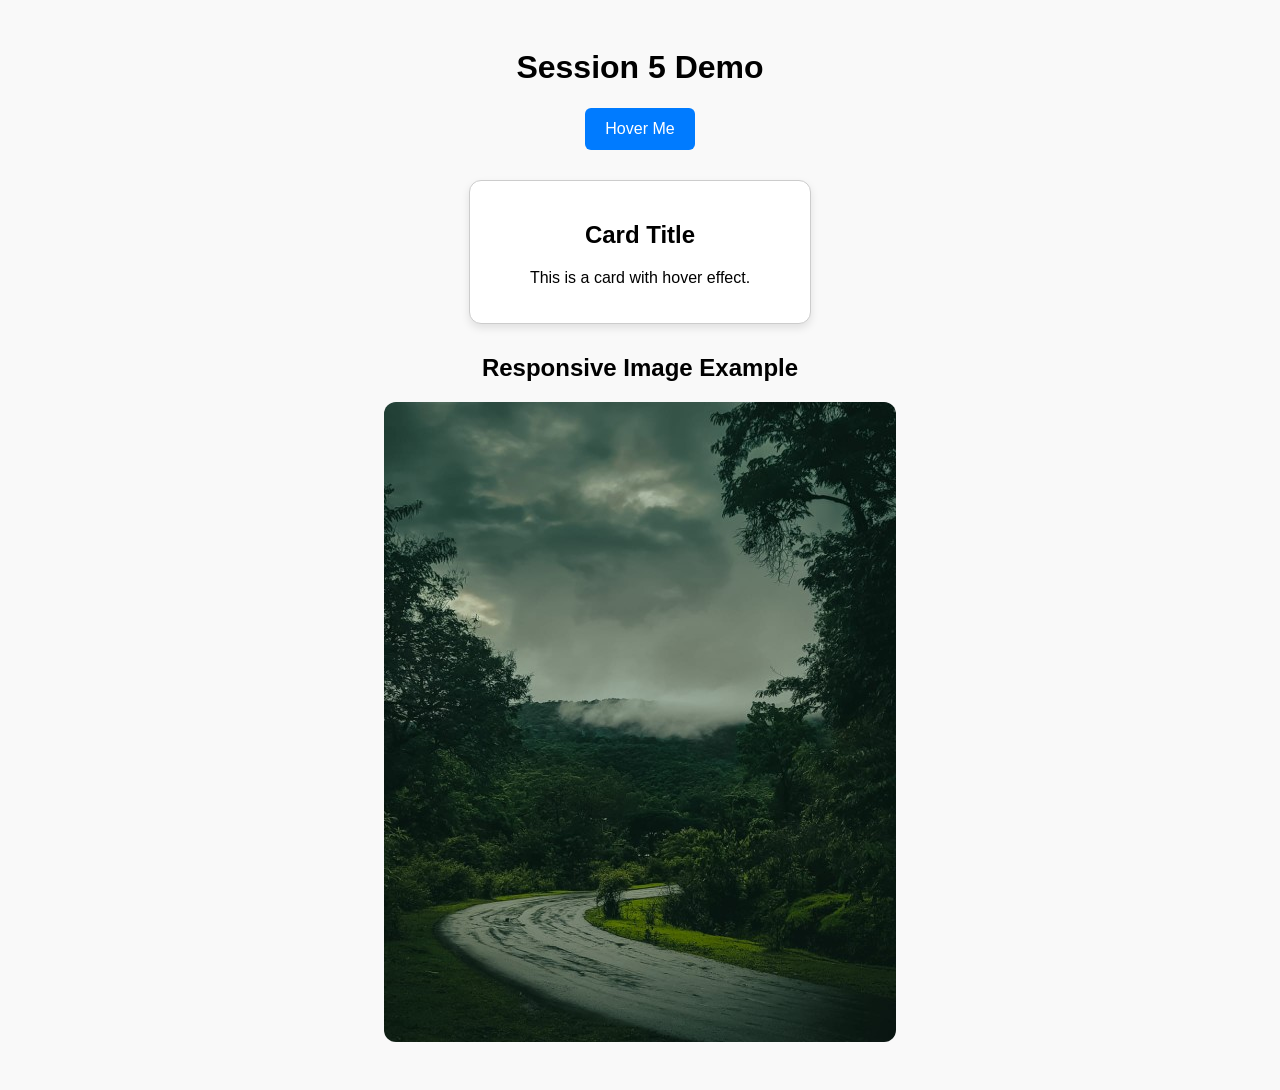
<file: Day5/Session5/index.html>
<!DOCTYPE html>
<html lang="en">
<head>
  <meta charset="UTF-8">
  <title>Session 5 - CSS Transitions & Responsive Images</title>
  <link rel="stylesheet" href="src/css/components.css">
</head>
<body>
  <h1>Session 5 Demo</h1>

  <!-- Button with hover/focus -->
  <button class="button">Hover Me</button>

  <!-- Card with transform -->
  <div class="card">
    <h2>Card Title</h2>
    <p>This is a card with hover effect.</p>
  </div>

  <!-- Responsive image -->
  <h2>Responsive Image Example</h2>
  <img 
    class="responsive-img"
    src="Image/1000250379.jpg" 
    srcset="
      Image/1000250379.jpg 480w,
      Image/1000250379.jpg 800w,
      Image/1000250379.jpg 1200w
    "
    sizes="(max-width: 600px) 480px,
           (max-width: 1024px) 800px,
           1200px"
    alt="Curved road through lush green forest with cloudy sky">
</body>
</html>
</file>
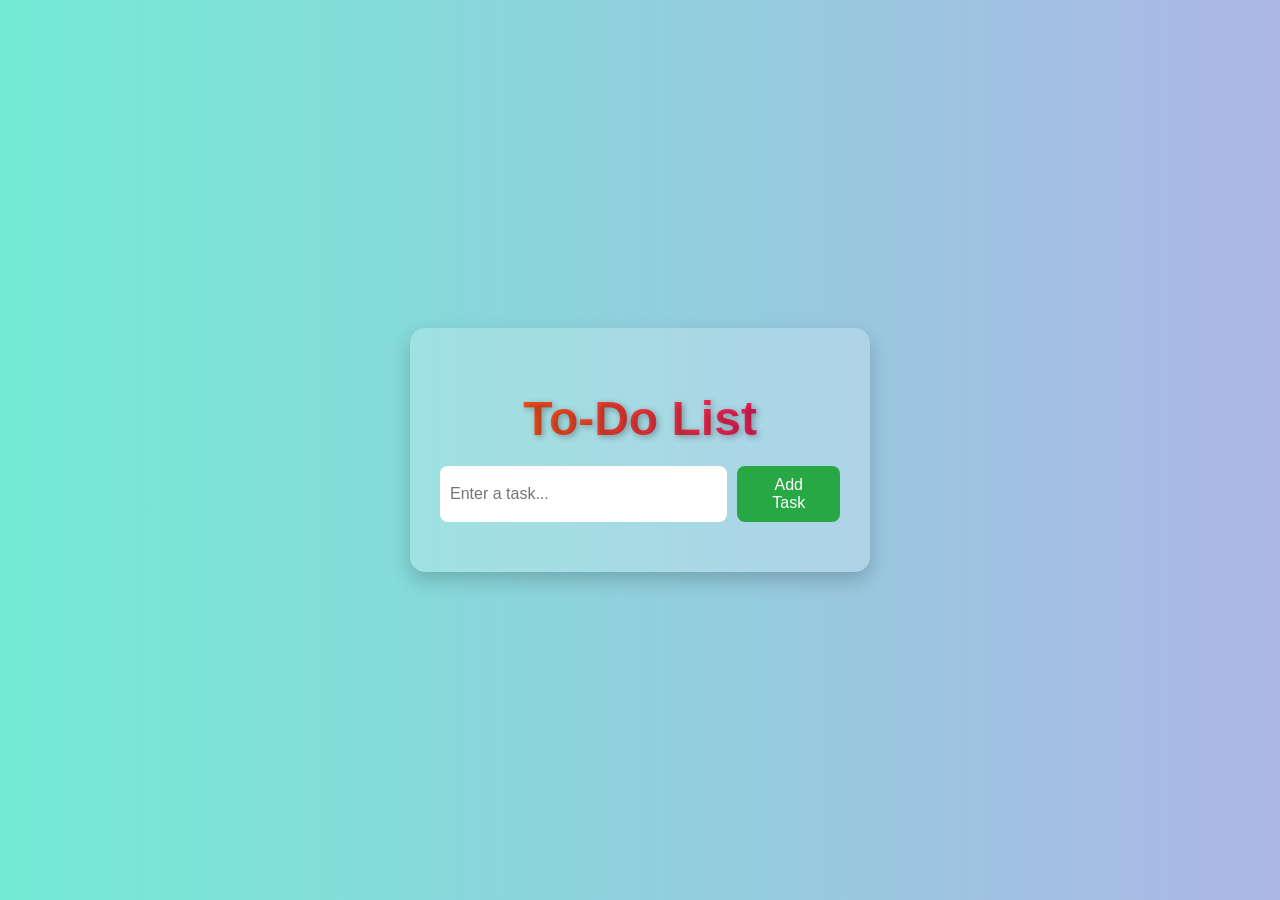
<file: Day4/Thinkbridge-Apprentice-Task-Day4-main/Session3/index.html>
<!DOCTYPE html>
<html lang="en">
<head>
  <meta charset="UTF-8">
  <meta name="viewport" content="width=device-width, initial-scale=1.0">
  <title>To-Do List</title>
  <link rel="stylesheet" href="style.css">
</head>
<body>
  <div class="container">
    <h1> To-Do List</h1>
    <div class="input-section">
      <input type="text" id="taskInput" placeholder="Enter a task...">
      <button onclick="addTask()">Add Task</button>
    </div>
    <ul id="taskList"></ul>
  </div>

  <script src="script.js"></script>
</body>
</html>
</file>
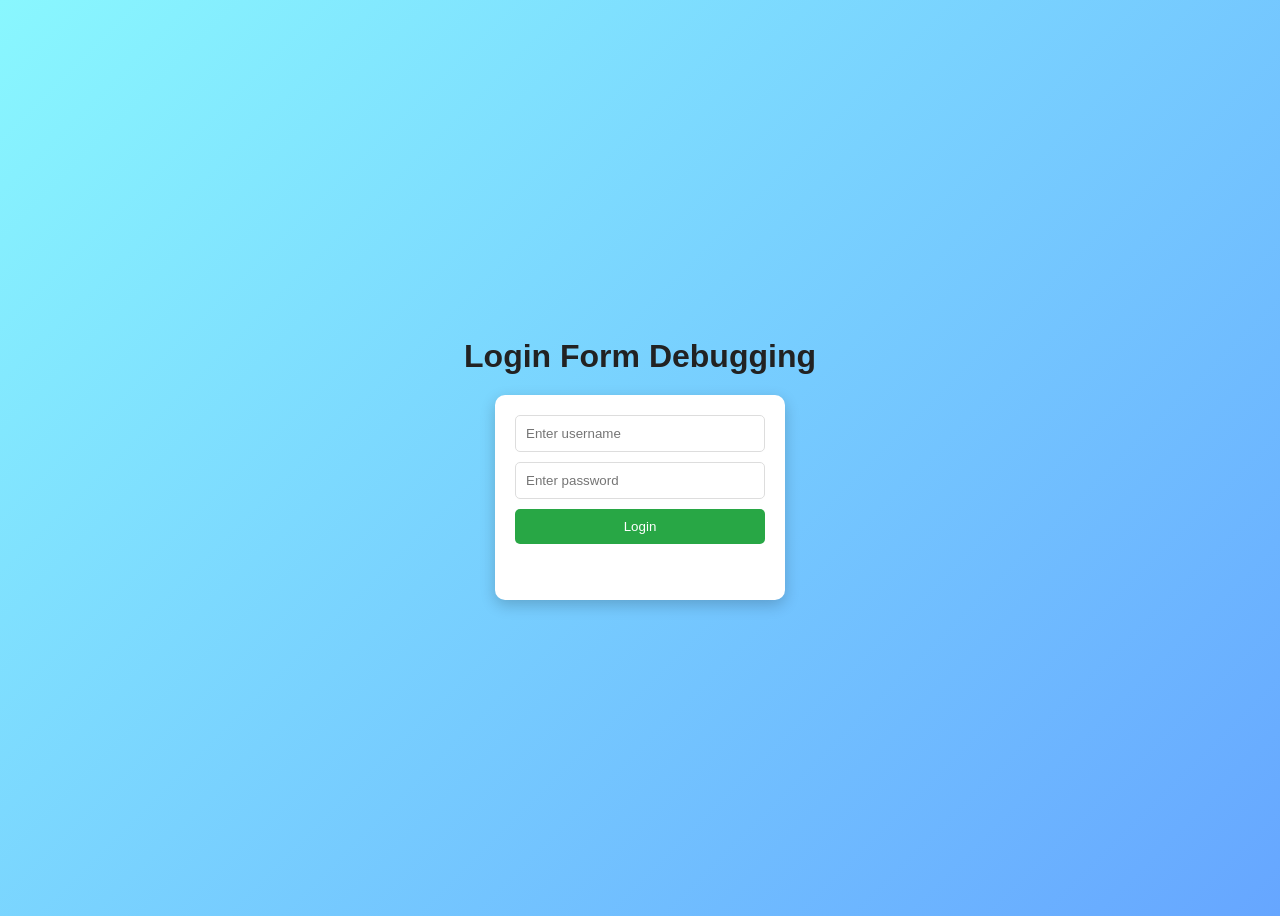
<file: Day4/Thinkbridge-Apprentice-Task-Day4-main/Session4/index.html>
<!DOCTYPE html>
<html lang="en">
<head>
  <meta charset="UTF-8">
  <title>Debugging Practice - Login Form</title>
  <link rel="stylesheet" href="style.css">
</head>
<body>
  <h1> Login Form Debugging</h1>

  <div class="form-container">
    <input type="text" id="username" placeholder="Enter username">
    <input type="password" id="password" placeholder="Enter password">
    <button id="loginBtn">Login</button>
    <p id="message"></p>
  </div>

  <script src="debug-example.js"></script>
</body>
</html>
</file>
<file: Day5/Session5/src/css/components.css>
/* General styles */
body {
  font-family: Arial, sans-serif;
  padding: 20px;
  text-align: center;
  background: #f9f9f9;
}

/* Button styles */
.button {
  padding: 12px 20px;
  font-size: 16px;
  border: none;
  border-radius: 6px;
  background: #007bff;
  color: white;
  cursor: pointer;
  transition: background 0.3s ease, transform 0.2s ease;
}

.button:hover,
.button:focus {
  background: #0056b3;
  transform: scale(1.05);
}

/* Card styles */
.card {
  width: 300px;
  margin: 30px auto;
  padding: 20px;
  border: 1px solid #ccc;
  border-radius: 12px;
  background: #fff;
  box-shadow: 0 4px 8px rgba(0,0,0,0.1);
  transition: transform 0.3s ease, box-shadow 0.3s ease;
}

.card:hover {
  transform: translateY(-10px);
  box-shadow: 0 8px 16px rgba(0,0,0,0.2);
}

/* Responsive image */
img.responsive-img {
  max-width: 100%;
  height: auto;
  display: block;
  margin: 20px auto;
  border-radius: 12px;
  transition: transform 0.3s ease;
}

img.responsive-img:hover {
  transform: scale(1.05);
}
</file>
<file: Day4/Thinkbridge-Apprentice-Task-Day4-main/Session3/style.css>
/* Background */
body {
  font-family: Arial, sans-serif;
  margin: 0;
  padding: 0;
  height: 100vh;
  background: linear-gradient(to right, #74ebd5, #ACB6E5);
  display: flex;
  justify-content: center;
  align-items: center;
}

/* Container */
.container {
  text-align: center;
  background: rgba(255, 255, 255, 0.2);
  padding: 30px;
  border-radius: 15px;
  box-shadow: 0px 8px 20px rgba(0,0,0,0.2);
  width: 400px;
}

/* Fancy Title */
h1 {
  font-size: 3rem;
  font-weight: 900;
  text-align: center;
  background: linear-gradient(90deg, #ff6a00, #ee0979);
  -webkit-background-clip: text;
  -webkit-text-fill-color: transparent;
  text-shadow: 2px 2px 6px rgba(0,0,0,0.3);
  margin-bottom: 20px;
}

/* Input + Button */
.input-section {
  display: flex;
  justify-content: center;
  margin-bottom: 20px;
}

input {
  padding: 10px;
  font-size: 16px;
  border-radius: 8px;
  border: none;
  width: 70%;
  margin-right: 10px;
  outline: none;
}

button {
  padding: 10px 20px;
  background: #28a745;
  color: white;
  border: none;
  border-radius: 8px;
  cursor: pointer;
  font-size: 16px;
  transition: 0.3s;
}

button:hover {
  background: #218838;
}

/* Task List */
ul {
  list-style-type: none;
  padding: 0;
}

li {
  background: white;
  margin: 8px 0;
  padding: 12px;
  border-radius: 8px;
  display: flex;
  justify-content: space-between;
  align-items: center;
  font-size: 16px;
  box-shadow: 0px 4px 6px rgba(0,0,0,0.1);
}

/* Completed Task */
li.completed {
  text-decoration: line-through;
  color: gray;
}
</file>
<file: Day4/Thinkbridge-Apprentice-Task-Day4-main/Session4/style.css>
body {
  font-family: Arial, sans-serif;
  background: linear-gradient(135deg, #89f7fe, #66a6ff);
  height: 100vh;
  display: flex;
  justify-content: center;
  align-items: center;
  flex-direction: column;
}

h1 {
  margin-bottom: 20px;
  color: #222;
}

.form-container {
  background: white;
  padding: 20px;
  border-radius: 10px;
  box-shadow: 0 5px 15px rgba(0,0,0,0.2);
  display: flex;
  flex-direction: column;
  gap: 10px;
  width: 250px;
  text-align: center;
}

input, button {
  padding: 10px;
  border-radius: 5px;
  border: 1px solid #ddd;
}

button {
  background: #28a745;
  color: white;
  border: none;
  cursor: pointer;
}

button:hover {
  background: #218838;
}

#message {
  font-weight: bold;
  margin-top: 10px;
}
</file>
